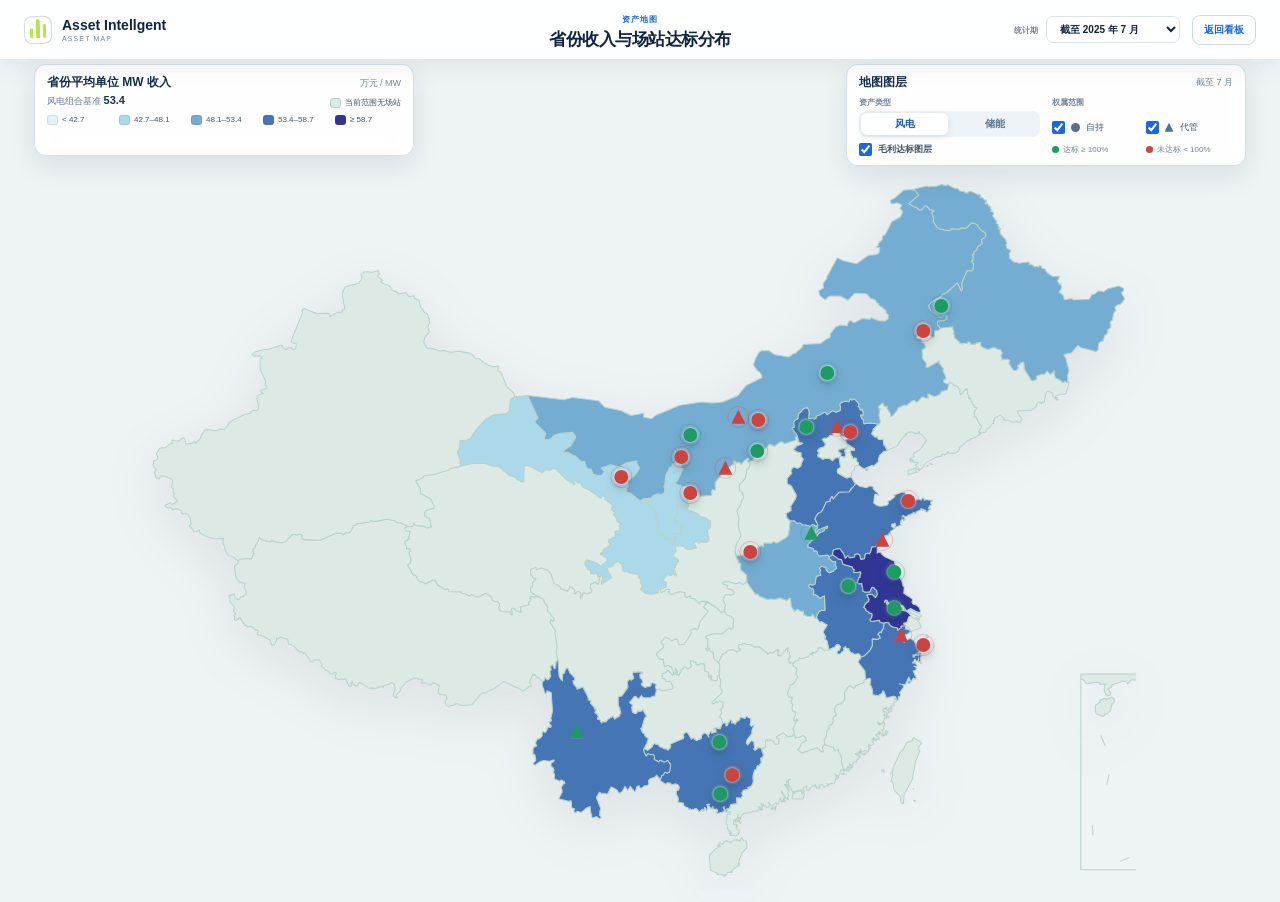
<file: apps/web/fullscreen-map.html>
<!doctype html>
<html lang="zh-CN">
<head>
  <meta charset="utf-8">
  <meta name="viewport" content="width=device-width, initial-scale=1">
  <meta name="description" content="Asset Intellgent 全屏资产地图">
  <title>资产地图 · Asset Intellgent</title>
  <link rel="stylesheet" href="styles.css">
  <link rel="stylesheet" href="styles/fullscreen-map.css">
</head>
<body class="fullscreen-map-page">
  <header class="fullscreen-map-header">
    <a href="index.html#overview" class="fullscreen-brand" aria-label="返回资产看板">
      <span class="brand-mark" aria-hidden="true"><i></i><i></i><i></i></span>
      <span><strong>Asset Intellgent</strong><small>ASSET MAP</small></span>
    </a>
    <div class="fullscreen-map-title">
      <span>资产地图</span>
      <h1>省份收入与场站达标分布</h1>
    </div>
    <div class="fullscreen-map-actions">
      <label>统计期
        <select id="fullscreenMonthFilter">
          <option value="2025-07">截至 2025 年 7 月</option>
          <option value="2025-06">截至 2025 年 6 月</option>
        </select>
      </label>
      <a href="index.html#overview">返回看板</a>
    </div>
  </header>

  <main class="fullscreen-map-stage">
    <div class="province-map" id="provinceMap" aria-label="中国省份资产分布全屏交互地图">
      <aside class="map-overlay map-revenue-legend" id="provinceRevenueLegend" aria-label="省份单位兆瓦收入图例"></aside>
      <aside class="map-overlay map-control-panel" aria-label="地图图层控制">
        <div class="map-control-heading"><strong>地图图层</strong><span id="mapPeriodLabel">截至 7 月</span></div>
        <div class="map-control-group">
          <span>资产类型</span>
          <div class="map-segmented">
            <button data-map-asset-type="wind" class="active">风电</button>
            <button data-map-asset-type="storage">储能</button>
          </div>
        </div>
        <div class="map-control-group map-checks">
          <span>权属范围</span>
          <label><input type="checkbox" id="mapOwnedToggle" checked><i class="shape-owned"></i>自持</label>
          <label><input type="checkbox" id="mapManagedToggle" checked><i class="shape-managed"></i>代管</label>
        </div>
        <div class="map-control-group map-layer-toggle">
          <label><input type="checkbox" id="mapMarginToggle" checked><span>毛利达标图层</span></label>
        </div>
        <div class="map-status-legend" id="mapStatusLegend">
          <span><i class="good"></i>达标 ≥ 100%</span>
          <span><i class="bad"></i>未达标 &lt; 100%</span>
        </div>
      </aside>
      <div class="map-canvas">
        <object class="china-map-base" id="chinaMapObject" type="image/svg+xml" data="assets/china-map.svg" tabindex="-1" aria-hidden="true">
          <img src="assets/china-map.svg" alt="">
        </object>
        <div class="station-map-layer" id="stationMapLayer" aria-label="电站点位"></div>
        <aside class="station-popover" id="stationPopover" aria-live="polite" aria-hidden="true"></aside>
      </div>
    </div>
  </main>

  <script src="src/core/bootstrap.js" defer></script>
  <script src="src/data/portfolio.js" defer></script>
  <script src="src/shared/ui.js" defer></script>
  <script src="src/domain/portfolio.js" defer></script>
  <script src="src/pages/overview.js" defer></script>
  <script src="src/pages/fullscreen-map.js" defer></script>
</body>
</html>
</file>
<file: apps/web/styles.css>
@import url("./styles/core.css");
@import url("./styles/dashboard.css");
@import url("./styles/map.css?v=20260729-fullscreen-entry");
</file>
<file: apps/web/styles/fullscreen-map.css>
html,
.fullscreen-map-page { width: 100%; min-width: 0; min-height: 100%; }
.fullscreen-map-page {
  overflow: hidden;
  background: #eef4f6;
}
.fullscreen-map-header {
  position: relative;
  z-index: 20;
  display: grid;
  grid-template-columns: 1fr auto 1fr;
  align-items: center;
  min-height: 58px;
  padding: 8px 24px;
  border-bottom: 1px solid rgba(16,35,63,.1);
  background: rgba(255,255,255,.94);
  box-shadow: 0 8px 24px rgba(16,35,63,.06);
  backdrop-filter: blur(12px);
}
.fullscreen-brand {
  display: flex;
  align-items: center;
  gap: 10px;
  width: max-content;
  color: var(--ink);
  text-decoration: none;
}
.fullscreen-brand .brand-mark { width: 28px; height: 28px; border-color: rgba(16,35,63,.18); }
.fullscreen-brand strong { display: block; font-size: 14px; }
.fullscreen-brand small { display: block; margin-top: 2px; color: var(--muted); font-size: 7px; letter-spacing: .16em; }
.fullscreen-map-title { text-align: center; }
.fullscreen-map-title span { color: var(--blue); font-size: 8px; font-weight: 900; letter-spacing: .14em; }
.fullscreen-map-title h1 { margin: 2px 0 0; font-size: 17px; letter-spacing: -.03em; }
.fullscreen-map-actions {
  display: flex;
  align-items: center;
  justify-content: flex-end;
  gap: 12px;
}
.fullscreen-map-actions label {
  color: var(--muted);
  font-size: 8px;
  font-weight: 800;
}
.fullscreen-map-actions select {
  margin-left: 6px;
  padding: 6px 24px 6px 9px;
  border: 1px solid var(--line);
  border-radius: 7px;
  color: var(--ink);
  background: #fff;
  font-size: 10px;
  font-weight: 700;
}
.fullscreen-map-actions a,
.fullscreen-map-link {
  padding: 7px 11px;
  border: 1px solid #cdd9e5;
  border-radius: 8px;
  color: #1767e8;
  background: #fff;
  font-size: 10px;
  font-weight: 800;
  text-decoration: none;
  white-space: nowrap;
}
.fullscreen-map-actions a:hover,
.fullscreen-map-link:hover { border-color: #8fb5f3; background: #f5f9ff; }
.fullscreen-map-stage {
  width: 100vw;
  height: calc(100vh - 58px);
  min-height: 620px;
  padding: 0 18px 12px;
}
.fullscreen-map-page .province-map {
  width: 100%;
  height: 100%;
  aspect-ratio: auto;
}
.fullscreen-map-page .map-revenue-legend { left: 16px; }
.fullscreen-map-page .map-control-panel { right: 16px; }

@media (max-width: 900px) {
  .fullscreen-map-header { grid-template-columns: auto 1fr; }
  .fullscreen-map-title { display: none; }
  .fullscreen-map-actions label { display: none; }
  .fullscreen-map-stage { min-width: 820px; overflow: auto; }
}
</file>
